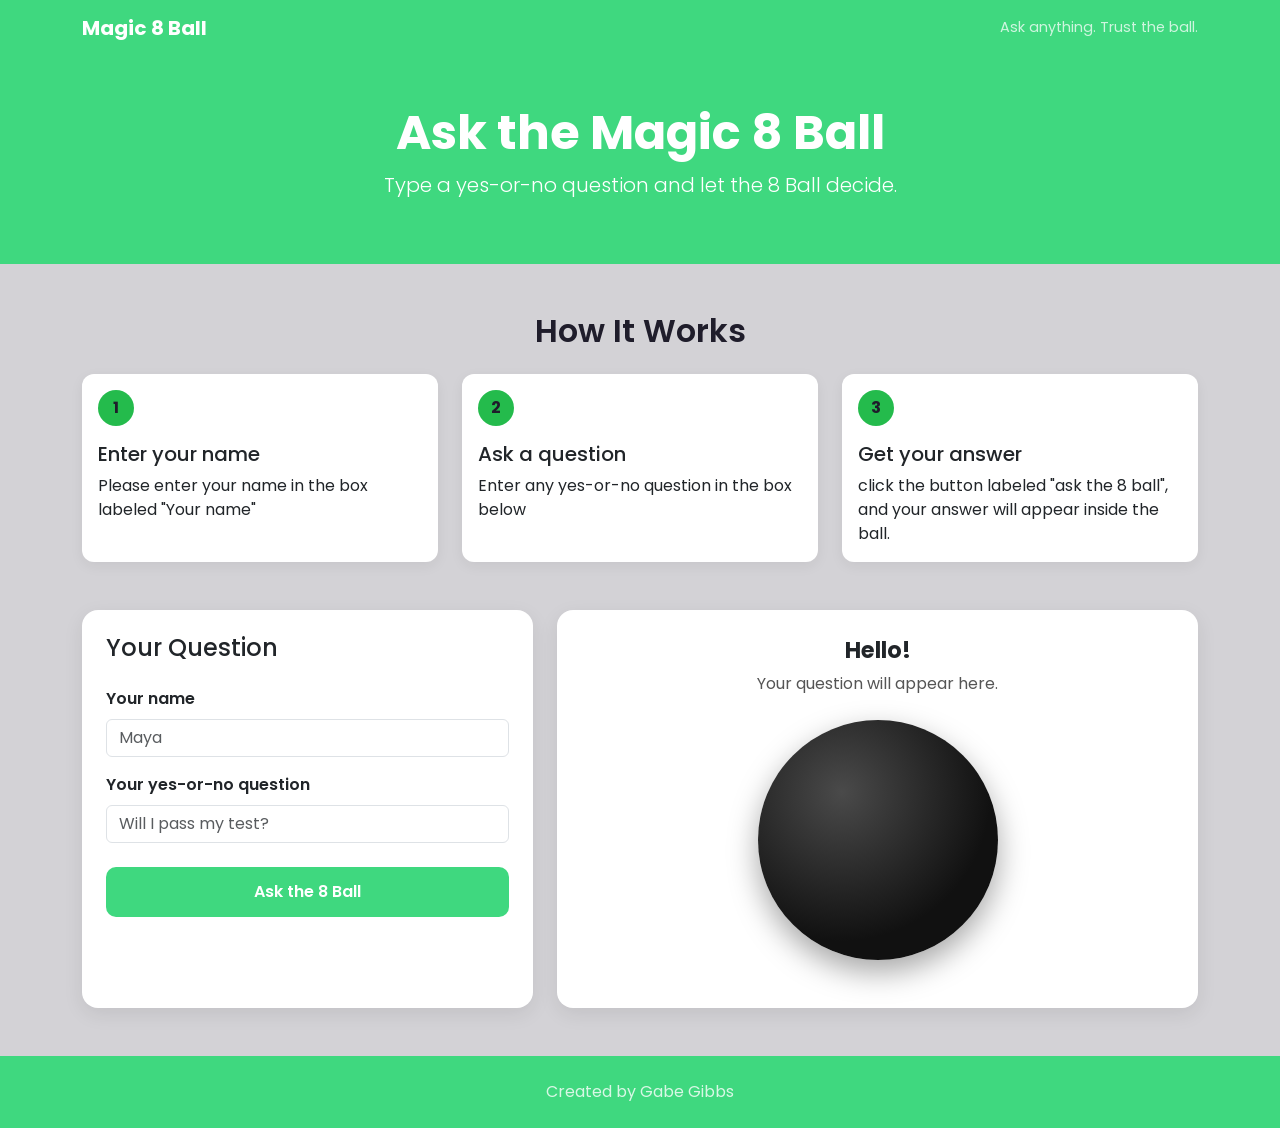
<file: index.html>
<!DOCTYPE html>
<html lang="en">
<head>
  <meta charset="UTF-8">
  <meta name="viewport" content="width=device-width, initial-scale=1.0">
  <title>Magic 8 Ball</title>
  <link rel="preconnect" href="https://fonts.googleapis.com">
  <link rel="preconnect" href="https://fonts.gstatic.com" crossorigin>
  <link href="https://fonts.googleapis.com/css2?family=Poppins:wght@400;600;700&display=swap" rel="stylesheet">
  <link rel="stylesheet" href="https://cdn.jsdelivr.net/npm/bootstrap@5.3.3/dist/css/bootstrap.min.css">
  <link rel="stylesheet" href="style.css">
</head>
<body>

  <!-- ============ NAVBAR ============ -->
  <nav class="navbar site-nav">
    <div class="container">
      <a class="navbar-brand" href="#">Magic 8 Ball</a>
      <span class="nav-tagline d-none d-sm-inline">Ask anything. Trust the ball.</span>
    </div>
  </nav>

  <!-- ============ HERO ============ -->
  <header class="hero text-center">
    <div class="container">
      <h1 class="display-5 fade-in-text">Ask the Magic 8 Ball</h1>
      <p class="lead mb-0 fade-in-text">Type a yes-or-no question and let the 8 Ball decide.</p>
    </div>
  </header>

  <main class="container py-5">

    <!-- ============ HOW IT WORKS ============ -->
    <section class="mb-5">
      <h2 class="section-title text-center mb-4">How It Works</h2>
      <div class="row g-4">
        <div class="col-md-4">
          <div class="card step-card h-100">
            <div class="card-body">
              <span class="step-number">1</span>
              <h3 class="h5 mt-3">Enter your name</h3>
              <p class="mb-0">Please enter your name in the box labeled "Your name"</p>
            </div>
          </div>
        </div>
        <div class="col-md-4">
          <div class="card step-card h-100">
            <div class="card-body">
              <span class="step-number">2</span>
              <h3 class="h5 mt-3 ">Ask a question</h3>
              <p class="mb-0">Enter any yes-or-no question in the box below</p>
            </div>
          </div>
        </div>
        <div class="col-md-4">
          <div class="card step-card h-100">
            <div class="card-body">
              <span class="step-number">3</span>
              <h3 class="h5 mt-3">Get your answer</h3>
              <p class="mb-0">click the button labeled "ask the 8 ball", and your answer will appear inside the ball.</p>
            </div>
          </div>
        </div>
      </div>
    </section>

    <div class="row g-4">

      <!-- ============ QUESTION FORM ============ -->
      <section class="col-lg-5">
        <div class="card main-card h-100">
          <div class="card-body p-4">
            <h2 class="h4 mb-4">Your Question</h2>

            <label for="nameInput" class="form-label">Your name</label>
            <input type="text" id="nameInput" class="form-control mb-3" placeholder="Maya">

            <label for="questionInput" class="form-label">Your yes-or-no question</label>
            <input type="text" id="questionInput" class="form-control mb-4" placeholder="Will I pass my test?">

            <button type="button" id="askButton" onclick="askEightBall(), fadeReset()" class="btn btn-ask w-100 ">Ask the 8 Ball</button>
          </div>
        </div>
      </section>

      <!-- ============ RESULTS ============ -->
      <section id="results" class="col-lg-7">
        <div class="card main-card h-100">
          <div class="card-body p-4 text-center">
            <p id="greeting" class="greeting">Hello!</p>
            <p id="questionOut" class="question-out">Your question will appear here.</p>

            <div class="ball">
              <div class="window">
                <p id="answer" class="answer fade-in-text"></p>
              </div>
            </div>

            <div id="answerType" class="answer-type mt-4"></div>
          </div>
        </div>
      </section>

    </div>
  </main>

  <!-- ============ FOOTER ============ -->
  <footer class="site-footer py-4 text-center">
    <div class="container">
      <p class="m-0">Created by Gabe Gibbs</p>
    </div>
  </footer>

  <script src="script.js"></script>
</body>
</html>
</file>
<file: style.css>
/* ==========================================
   Magic 8 Ball: starter styles
   Change these colors and fonts to match your theme.
   ========================================== */

:root {
  --brand: #3fd87f;        /* navbar, hero, button */
  --brand-light: #d3d2d6;  /* page background */
  --accent: #24bb4c;       /* step numbers, highlights */
  --text: #1f1d2b;
  --font: "Poppins", Arial, sans-serif;
}

body {
  font-family: var(--font);
  background: var(--brand-light);
  color: var(--text);
}

/* ---------- Navbar ---------- */
.site-nav {
  background: var(--brand);
}

.site-nav .navbar-brand {
  color: #fff;
  font-weight: 700;
}

.nav-tagline {
  color: rgba(255, 255, 255, 0.75);
  font-size: 0.9rem;
}

/* ---------- Hero ---------- */
.hero {
  background: var(--brand);
  color: #fff;
  padding: 3rem 0 4rem;
}

.hero h1 {
  font-weight: 700;
}

/* ---------- How It Works ---------- */
.section-title {
  font-weight: 600;
}

.step-card {
  border: none;
  border-radius: 12px;
  box-shadow: 0 4px 14px rgba(0, 0, 0, 0.06);
}

.step-number {
  display: inline-flex;
  align-items: center;
  justify-content: center;
  width: 36px;
  height: 36px;
  border-radius: 50%;
  background: var(--accent);
  color: var(--text);
  font-weight: 700;
}

/* ---------- Main cards ---------- */
.main-card {
  border: none;
  border-radius: 16px;
  box-shadow: 0 6px 20px rgba(0, 0, 0, 0.08);
}

.form-label {
  font-weight: 600;
}

.btn-ask {
  background: var(--brand);
  color: #fff;
  font-weight: 600;
  padding: 0.75rem;
  border-radius: 10px;
}

.btn-ask:hover,
.btn-ask:focus-visible {
  background: var(--accent);
  color: var(--text);
}

.btn-ask:active,
.btn-ask:focus {
  background: var(--brand);
  color: #fff;
}

/* ---------- Results ---------- */
.greeting {
  font-size: 1.4rem;
  font-weight: 700;
  margin-bottom: 0.25rem;
}

.question-out {
  min-height: 1.5rem;
  color: #555;
}

.ball {
  width: 240px;
  height: 240px;
  margin: 1.5rem auto 0;
  border-radius: 50%;
  background: radial-gradient(circle at 35% 30%, #4a4a4a, #111 65%);
  display: flex;
  align-items: center;
  justify-content: center;
  box-shadow: 0 12px 30px rgba(0, 0, 0, 0.35);
}

.window {
  width: 130px;
  height: 130px;
  border-radius: 50%;
  background-image:linear-gradient(rgba(45, 44, 131, 0.5)), url(assets/imgs/kilgore.png);
  background-repeat:no-repeat;
  background-size:cover;
  background-position: center;
  display: flex;
  align-items: center;
  justify-content: center;
  padding: 14px;
}

.answer {
  margin: 0;
  color: #fff;
  font-weight: 600;
  font-size: 0.95rem;
  line-height: 1.25;
}

/* ---------- Answer type badges ----------
   Your innerHTML can use these classes. */
.answer-type span {
  display: inline-block;
  padding: 0.4rem 1.25rem;
  border-radius: 999px;
  font-weight: 700;
  letter-spacing: 0.05em;
  color: #fff;
}

.yes {
  background: #2e7d32;
}

.maybe {
  background: #b26a00;
}

.no {
  background: #c62828;
}

/* ---------- Footer ---------- */
.site-footer {
  background: var(--brand);
  color: rgba(255, 255, 255, 0.8);
}

/* ---fade in animation---*/
@keyframes fadeIn {
  from {
    opacity: 0;
  }
  to {
    opacity: 1;
  }
}

.fade-in-text {
  animation: fadeIn 2s ease-in-out;
}
</file>
